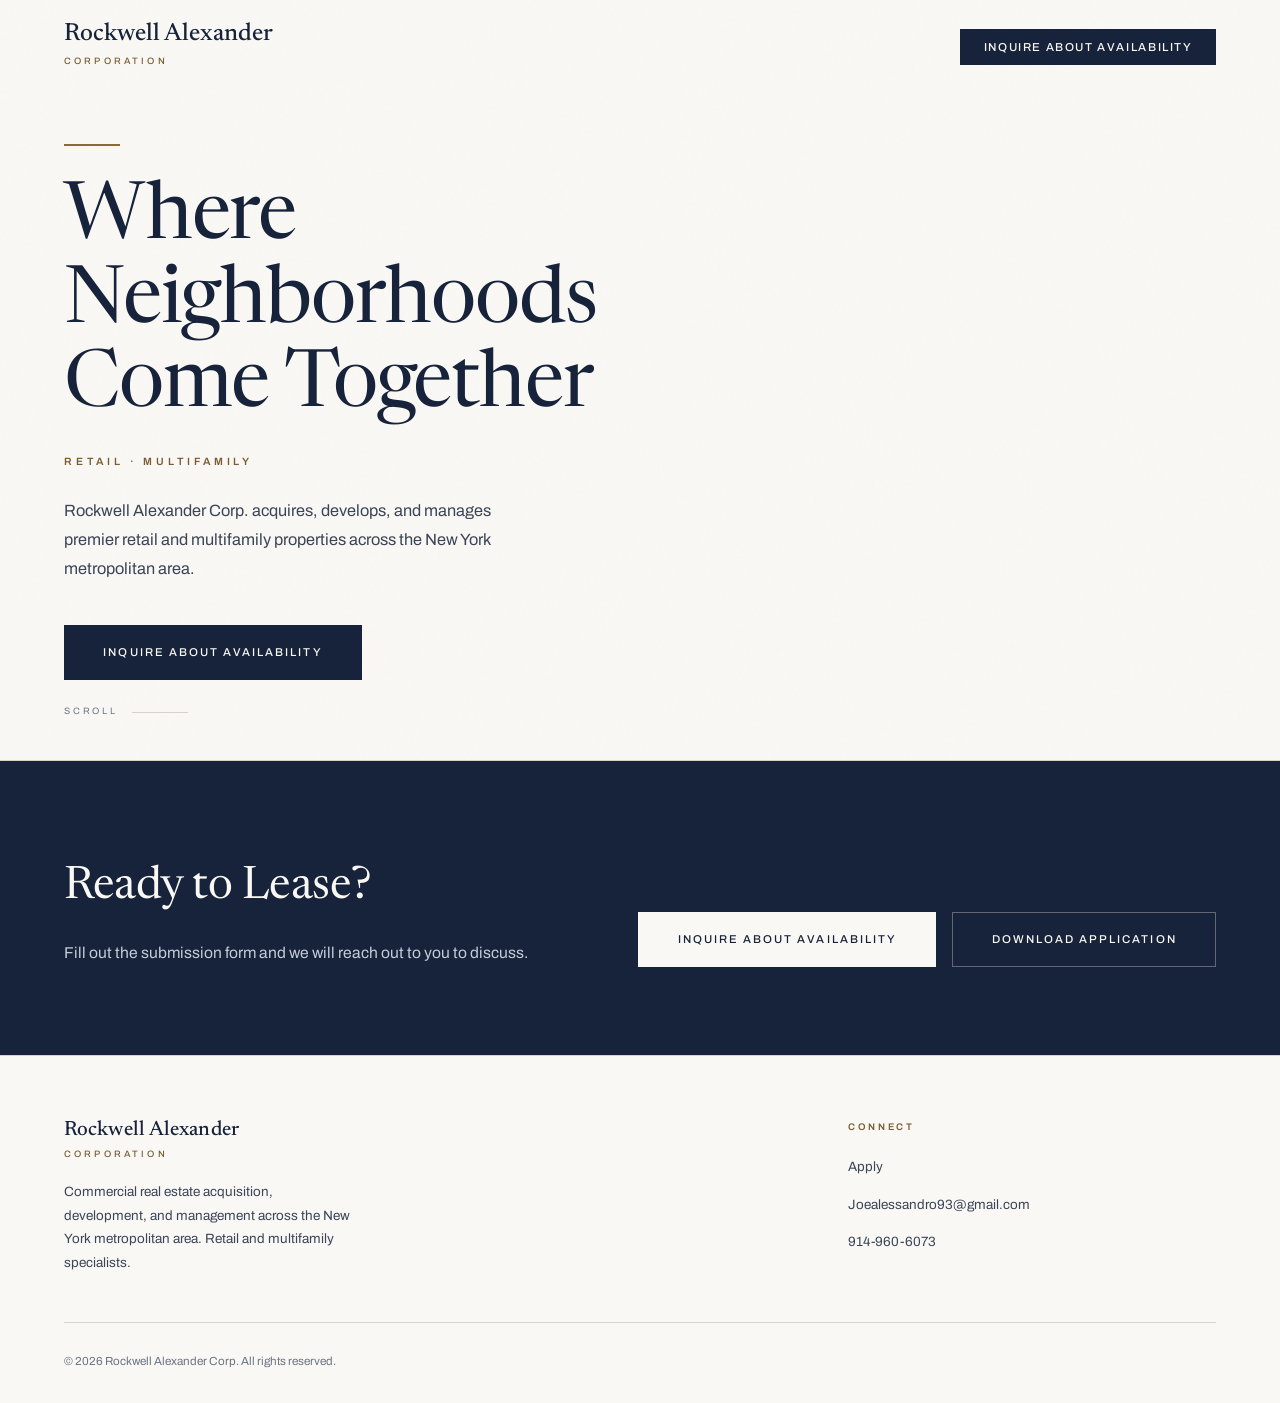
<file: index.html>
<!DOCTYPE html>
<html lang="en">
<head>
<meta charset="UTF-8">
<meta name="theme-color" content="#FAF8F5">
<meta name="viewport" content="width=device-width, initial-scale=1.0">
<title>Rockwell Alexander Corp. | Commercial Real Estate</title>
<meta property="og:title" content="Rockwell Alexander Corp.">
<meta property="og:description" content="Commercial Real Estate | Retail &amp; Multifamily">
<meta property="og:image" content="https://rockwell-alexander-site.vercel.app/og-image.png">
<meta property="og:type" content="website">
<link rel="apple-touch-icon" sizes="180x180" href="apple-touch-icon.png">
<link rel="preconnect" href="https://fonts.googleapis.com">
<link rel="preconnect" href="https://fonts.gstatic.com" crossorigin>
<link href="https://fonts.googleapis.com/css2?family=Archivo:wght@400;500;600&family=Newsreader:ital,opsz,wght@0,6..72,300;0,6..72,400;0,6..72,500;0,6..72,600;1,6..72,300;1,6..72,400&display=swap" rel="stylesheet">
<link rel="stylesheet" href="styles.css">
</head>
<body>
<nav id="navbar">
  <a class="logo" href="index.html"><span class="logo-main">Rockwell Alexander</span><span class="logo-sub">Corporation</span></a>
  <ul class="nav-links">
    <li><a href="apply.html" class="nav-cta">Inquire About Availability</a></li>
    
  </ul>
  <button class="menu-toggle" onclick="document.querySelector('.nav-links').classList.toggle('show')" aria-label="Menu"><span></span><span></span><span></span></button>
</nav>

<section class="hero">
  <div class="hero-bg"></div><div class="hero-lines"></div>
  <div class="hero-content">
    <h1>Where Neighborhoods Come Together</h1>
    <p class="hero-eyebrow">Retail &middot; Multifamily</p>
    <p class="hero-desc">Rockwell Alexander Corp. acquires, develops, and manages premier retail and multifamily properties across the New York metropolitan area.</p>
    <div class="hero-buttons">
      <a href="apply.html" class="btn-primary">Inquire About Availability</a>
    </div>
  </div>
  <div class="scroll-indicator"><span>Scroll</span><div class="scroll-line"></div></div>
</section>




<section class="cta-banner reveal">
  <div class="cta-inner">
  <h2>Ready to Lease?</h2>
  <p>Fill out the submission form and we will reach out to you to discuss.</p>
  <div class="cta-buttons">
    <a href="apply.html" class="btn-primary">Inquire About Availability</a>
    <a href="RA_Commercial_Lease_Application.pdf" download class="btn-outline">Download Application</a>
  </div>
  </div>
</section>

<footer>
  <div class="footer-top">
    <div class="footer-brand"><span class="logo-main">Rockwell Alexander</span><span class="logo-sub">Corporation</span><p>Commercial real estate acquisition, development, and management across the New York metropolitan area. Retail and multifamily specialists.</p></div>
    <div class="footer-col"><h4>Connect</h4><ul><li><a href="apply.html">Apply</a></li><li><a href="mailto:Joealessandro93@gmail.com">Joealessandro93@gmail.com</a></li><li><a href="tel:9149606073">914-960-6073</a></li></ul></div>
  </div>
  <div class="footer-bottom"><span>&copy; 2026 Rockwell Alexander Corp. All rights reserved.</span></div>
</footer>

<script>
document.documentElement.classList.add('js-enabled');
const navbar=document.getElementById('navbar');
if(navbar){window.addEventListener('scroll',()=>{navbar.classList.toggle('scrolled',window.scrollY>50)});}
if('IntersectionObserver' in window){
  const observer=new IntersectionObserver((entries)=>{entries.forEach((entry)=>{if(entry.isIntersecting){entry.target.classList.add('visible');observer.unobserve(entry.target)}})},{threshold:0.05,rootMargin:'0px 0px 50px 0px'});
  document.querySelectorAll('.reveal').forEach(el=>observer.observe(el));
}else{
  document.querySelectorAll('.reveal').forEach(el=>el.classList.add('visible'));
}
document.querySelectorAll('a[href^="#"]').forEach(a=>{
  a.addEventListener('click',e=>{
    const target=document.querySelector(a.getAttribute('href'));
    if(!target)return;
    e.preventDefault();
    target.scrollIntoView({behavior:'smooth',block:'start'});
    const menu=document.querySelector('.nav-links');
    if(menu)menu.classList.remove('show');
  });
});
</script>
</body>
</html>
</file>
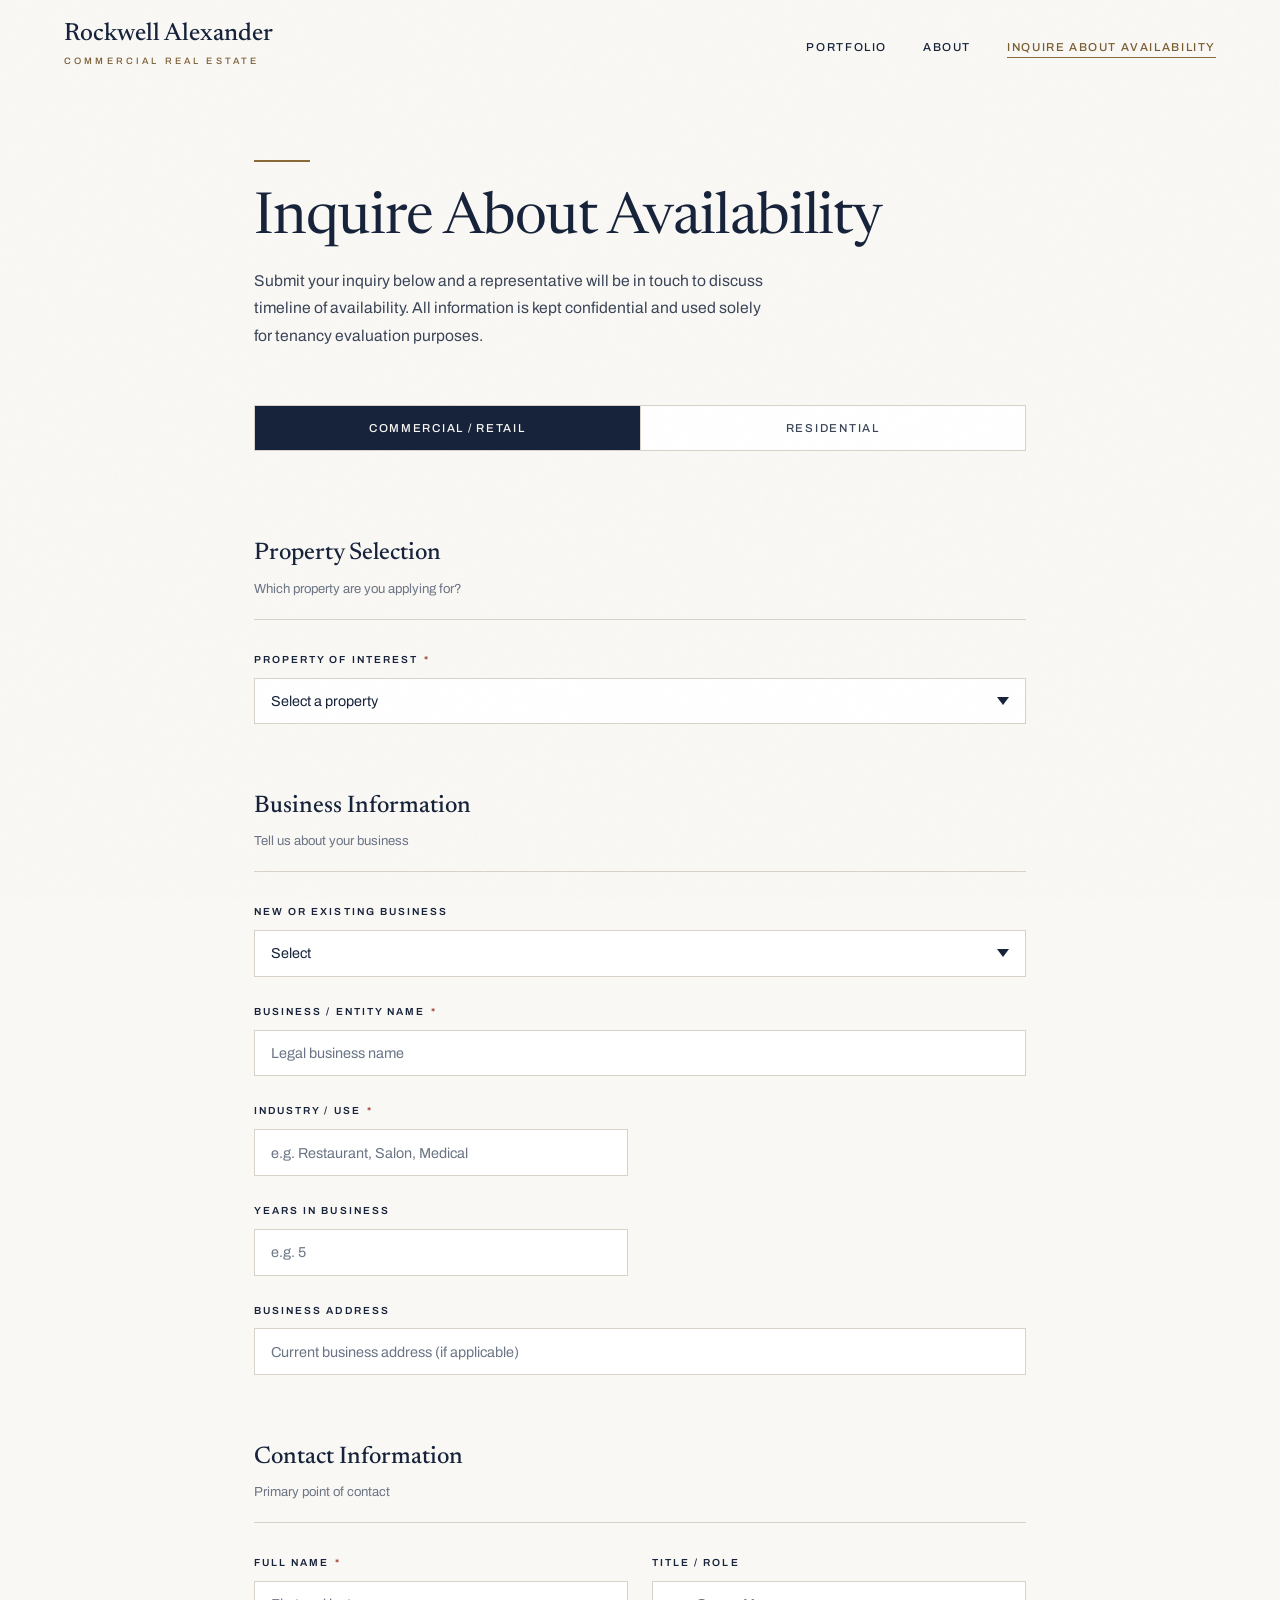
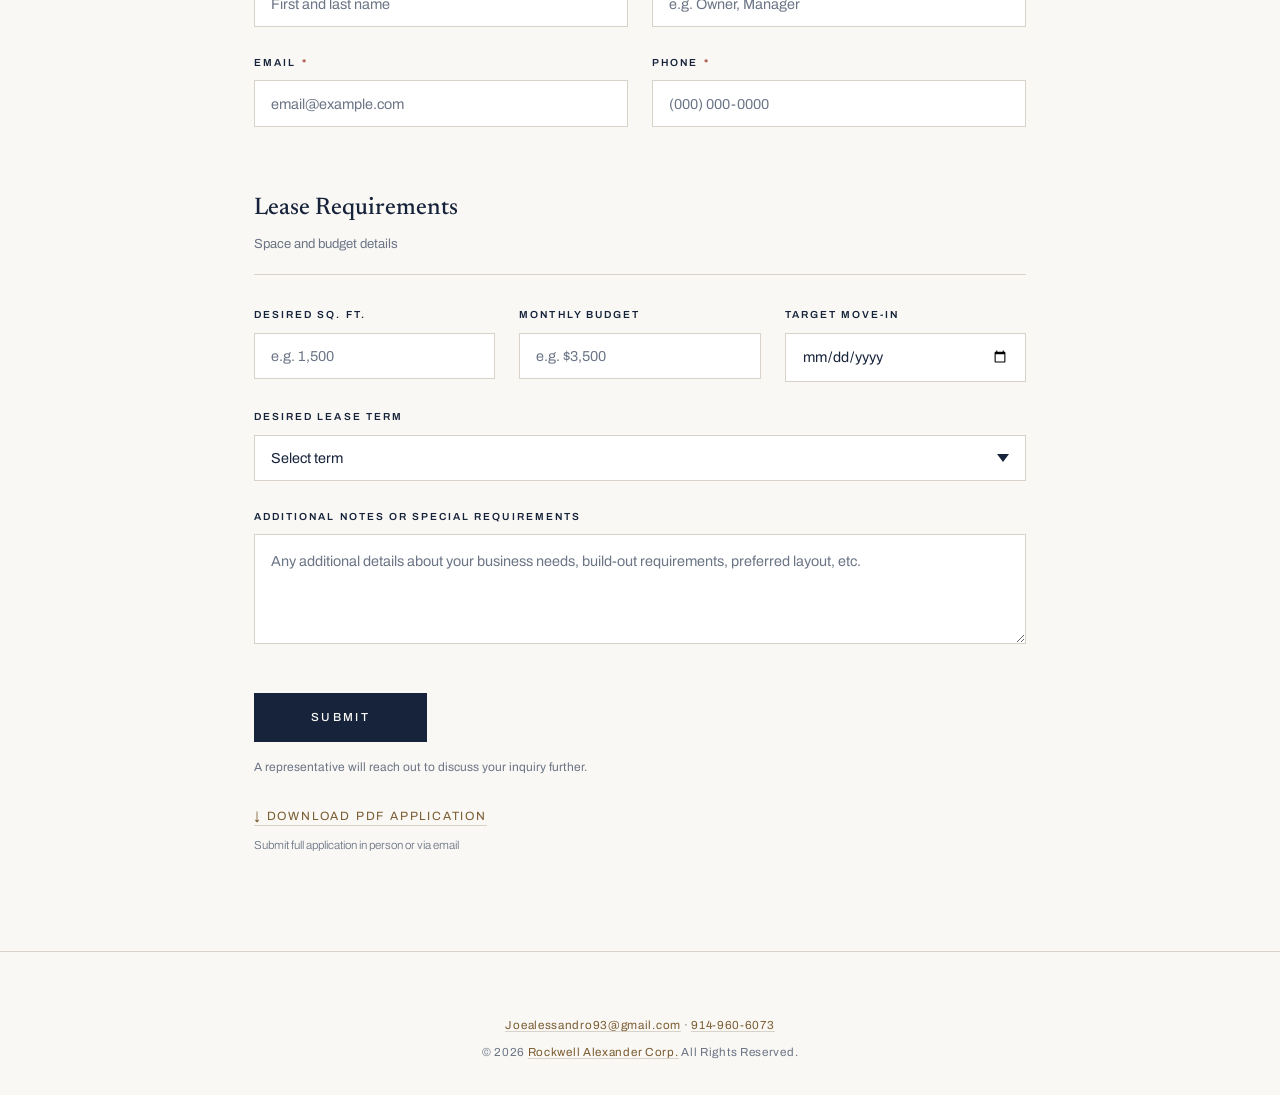
<file: apply.html>
<!DOCTYPE html>
<html lang="en">
<head>
<meta charset="UTF-8">
<meta name="theme-color" content="#FAF8F5">
<meta name="viewport" content="width=device-width, initial-scale=1.0">
<title>Apply | Rockwell Alexander Corp.</title>
<link rel="preconnect" href="https://fonts.googleapis.com">
<link rel="preconnect" href="https://fonts.gstatic.com" crossorigin>
<link href="https://fonts.googleapis.com/css2?family=Archivo:wght@400;500;600&family=Newsreader:ital,opsz,wght@0,6..72,300;0,6..72,400;0,6..72,500;0,6..72,600;1,6..72,300;1,6..72,400&display=swap" rel="stylesheet">
<link rel="stylesheet" href="styles.css">
</head>
<body>

<nav>
  <a href="index.html" class="logo"><span class="logo-main">Rockwell Alexander</span><span class="logo-sub">Commercial Real Estate</span></a>
  <button class="menu-toggle" onclick="document.querySelector('.nav-links').classList.toggle('show')" aria-label="Menu"><span></span><span></span><span></span></button>
  <ul class="nav-links">
    <li><a href="index.html#portfolio">Portfolio</a></li>
    <li><a href="index.html#about">About</a></li>
    <li><a href="apply.html" class="active">Inquire About Availability</a></li>
  </ul>
</nav>

<header class="page-header page-header--form">
  <h1>Inquire About Availability</h1>
  <p>Submit your inquiry below and a representative will be in touch to discuss timeline of availability. All information is kept confidential and used solely for tenancy evaluation purposes.</p>
</header>

<!-- APPLICATION TYPE TOGGLE -->
<div class="toggle-wrap"><div class="app-type-toggle">
  <button class="toggle-btn active" onclick="switchForm('commercial')">Commercial / Retail</button>
  <button class="toggle-btn" onclick="switchForm('residential')">Residential</button>
</div></div>

<div class="form-container">

<!-- ==================== COMMERCIAL APPLICATION ==================== -->
<div class="form-section active" id="form-commercial">

  <div class="form-divider">
    <h3>Property Selection</h3>
    <p>Which property are you applying for?</p>
  </div>

  <div class="form-group">
    <label class="form-label">Property of Interest <span class="required">*</span></label>
    <select class="form-select" name="c_property" required>
      <option value="" disabled selected>Select a property</option>
            <option>2-30 Columbus Avenue, Tuckahoe, NY 10707 — Retail</option>
          </select>
  </div>

  <div class="form-divider">
    <h3>Business Information</h3>
    <p>Tell us about your business</p>
  </div>

  <div class="form-group">
    <label class="form-label">New or Existing Business</label>
    <select class="form-select" name="c_business_status">
      <option value="" disabled selected>Select</option>
      <option>New Business</option>
      <option>Existing Business</option>
    </select>
  </div>

  <div class="form-group">
    <label class="form-label">Business / Entity Name <span class="required">*</span></label>
    <input type="text" class="form-input" name="c_business_name" placeholder="Legal business name" required>
  </div>

  <div class="form-group form-row">
    <div>
      <label class="form-label">Industry / Use <span class="required">*</span></label>
      <input type="text" class="form-input" name="c_industry" placeholder="e.g. Restaurant, Salon, Medical" required>
    </div>
  </div>

  <div class="form-group form-row">
    <div>
      <label class="form-label">Years in Business</label>
      <input type="text" class="form-input" name="c_years_business" placeholder="e.g. 5">
    </div>
  </div>

  <div class="form-group">
    <label class="form-label">Business Address</label>
    <input type="text" class="form-input" name="c_business_address" placeholder="Current business address (if applicable)">
  </div>

  <div class="form-divider">
    <h3>Contact Information</h3>
    <p>Primary point of contact</p>
  </div>

  <div class="form-group form-row">
    <div>
      <label class="form-label">Full Name <span class="required">*</span></label>
      <input type="text" class="form-input" name="c_contact_name" placeholder="First and last name" required>
    </div>
    <div>
      <label class="form-label">Title / Role</label>
      <input type="text" class="form-input" name="c_contact_title" placeholder="e.g. Owner, Manager">
    </div>
  </div>

  <div class="form-group form-row">
    <div>
      <label class="form-label">Email <span class="required">*</span></label>
      <input type="email" class="form-input" name="c_email" placeholder="email@example.com" required>
    </div>
    <div>
      <label class="form-label">Phone <span class="required">*</span></label>
      <input type="tel" class="form-input" name="c_phone" placeholder="(000) 000-0000" required>
    </div>
  </div>

  <div class="form-divider">
    <h3>Lease Requirements</h3>
    <p>Space and budget details</p>
  </div>

  <div class="form-group form-row-3">
    <div>
      <label class="form-label">Desired Sq. Ft.</label>
      <input type="text" class="form-input" name="c_sqft" placeholder="e.g. 1,500">
    </div>
    <div>
      <label class="form-label">Monthly Budget</label>
      <input type="text" class="form-input" name="c_budget" placeholder="e.g. $3,500">
    </div>
    <div>
      <label class="form-label">Target Move-In</label>
      <input type="date" class="form-input" name="c_move_in">
    </div>
  </div>

  <div class="form-group">
    <label class="form-label">Desired Lease Term</label>
    <select class="form-select" name="c_lease_term">
      <option value="" disabled selected>Select term</option>
      <option>1 Year</option>
      <option>2 Years</option>
      <option>3 Years</option>
      <option>5 Years</option>
      <option>5+ Years</option>
      <option>Negotiable</option>
    </select>
  </div>

  <div class="form-group">
    <label class="form-label">Additional Notes or Special Requirements</label>
    <textarea class="form-textarea" name="c_notes" placeholder="Any additional details about your business needs, build-out requirements, preferred layout, etc."></textarea>
  </div>

  <div class="submit-section">
    <button type="button" class="btn-submit" onclick="submitForm('commercial')">Submit</button>
    <p class="submit-note">A representative will reach out to discuss your inquiry further.</p>
    <p style="margin-top:1.5rem"><a href="RA_Commercial_Lease_Application.pdf" download style="color:var(--gold);font-size:0.75rem;font-weight:400;letter-spacing:0.15em;text-transform:uppercase;text-decoration:none;border-bottom:1px solid var(--rule);padding-bottom:2px;transition:border-color 0.3s" onmouseover="this.style.borderColor='var(--gold)'" onmouseout="this.style.borderColor='var(--rule)'">&#8595; Download PDF Application</a><span style="display:block;margin-top:0.5rem;font-size:0.72rem;color:var(--slate);font-weight:300">Submit full application in person or via email</span></p>
  </div>

</div>

<!-- ==================== RESIDENTIAL APPLICATION ==================== -->
<div class="form-section" id="form-residential">

  <div class="form-divider">
    <h3>Property Selection</h3>
    <p>Which property are you applying for?</p>
  </div>

  <div class="form-group form-row">
    <div>
      <label class="form-label">Property <span class="required">*</span></label>
      <select class="form-select" name="r_property" required>
        <option value="" disabled selected>Select a property</option>
        <option>18-30 Broadway, Valhalla, NY 10595</option>
      </select>
    </div>
    <div>
      <label class="form-label">Unit Type Preference</label>
      <select class="form-select" name="r_unit_type" id="r_unit_type">
        <option value="" disabled selected>Select preference</option>
        <option>Studio</option>
        <option>1 Bedroom</option>
        <option data-broadway="hide">2 Bedroom</option>
        <option data-broadway="hide">3+ Bedroom</option>
        <option>No Preference</option>
      </select>
    </div>
  </div>

  <div class="form-divider">
    <h3>Personal Information</h3>
    <p>Primary applicant details</p>
  </div>

  <div class="form-group form-row">
    <div>
      <label class="form-label">Full Legal Name <span class="required">*</span></label>
      <input type="text" class="form-input" name="r_name" placeholder="First, Middle, Last" required>
    </div>
    <div>
      <label class="form-label">Date of Birth <span class="required">*</span></label>
      <input type="date" class="form-input" name="r_dob" required>
    </div>
  </div>

  <div class="form-group form-row">
    <div>
      <label class="form-label">Email <span class="required">*</span></label>
      <input type="email" class="form-input" name="r_email" placeholder="email@example.com" required>
    </div>
    <div>
      <label class="form-label">Phone <span class="required">*</span></label>
      <input type="tel" class="form-input" name="r_phone" placeholder="(000) 000-0000" required>
    </div>
  </div>

  <div class="form-group form-row">
    <div>
      <label class="form-label">SSN (Last 4 Digits)</label>
      <input type="text" class="form-input" name="r_ssn4" placeholder="XXXX" maxlength="4">
    </div>
    <div>
      <label class="form-label">Driver's License / State ID</label>
      <input type="text" class="form-input" name="r_dl" placeholder="ID number">
    </div>
  </div>

  <div class="form-divider">
    <h3>Current Residence</h3>
    <p>Where do you live now?</p>
  </div>

  <div class="form-group">
    <label class="form-label">Current Address <span class="required">*</span></label>
    <input type="text" class="form-input" name="r_current_address" placeholder="Street, City, State, ZIP" required>
  </div>

  <div class="form-group form-row-3">
    <div>
      <label class="form-label">Monthly Rent</label>
      <input type="text" class="form-input" name="r_current_rent" placeholder="e.g. $1,800">
    </div>
    <div>
      <label class="form-label">How Long at Address</label>
      <input type="text" class="form-input" name="r_duration" placeholder="e.g. 3 years">
    </div>
    <div>
      <label class="form-label">Reason for Leaving</label>
      <input type="text" class="form-input" name="r_reason" placeholder="e.g. Relocating">
    </div>
  </div>

  <div class="form-group form-row">
    <div>
      <label class="form-label">Landlord / Management Name</label>
      <input type="text" class="form-input" name="r_landlord_name" placeholder="Current landlord">
    </div>
    <div>
      <label class="form-label">Landlord Phone</label>
      <input type="tel" class="form-input" name="r_landlord_phone" placeholder="(000) 000-0000">
    </div>
  </div>

  <div class="form-divider">
    <h3>Employment & Income</h3>
    <p>Financial information for qualification</p>
  </div>

  <div class="form-group form-row">
    <div>
      <label class="form-label">Employer <span class="required">*</span></label>
      <input type="text" class="form-input" name="r_employer" placeholder="Company name" required>
    </div>
    <div>
      <label class="form-label">Job Title</label>
      <input type="text" class="form-input" name="r_job_title" placeholder="Your position">
    </div>
  </div>

  <div class="form-group form-row-3">
    <div>
      <label class="form-label">Monthly Income <span class="required">*</span></label>
      <input type="text" class="form-input" name="r_income" placeholder="e.g. $5,000" required>
    </div>
    <div>
      <label class="form-label">Years Employed</label>
      <input type="text" class="form-input" name="r_years_employed" placeholder="e.g. 4">
    </div>
    <div>
      <label class="form-label">Employer Phone</label>
      <input type="tel" class="form-input" name="r_employer_phone" placeholder="(000) 000-0000">
    </div>
  </div>

  <div class="form-divider">
    <h3>Additional Occupants</h3>
    <p>List anyone who will also reside in the unit</p>
  </div>

  <div class="form-group form-row">
    <div>
      <label class="form-label">Number of Occupants (including you)</label>
      <select class="form-select" name="r_occupants">
        <option value="" disabled selected>Select</option>
        <option>1</option>
        <option>2</option>
        <option>3</option>
        <option>4</option>
        <option>5+</option>
      </select>
    </div>
  </div>

  <div class="form-group">
    <label class="form-label">Names & Relationships of Additional Occupants</label>
    <textarea class="form-textarea" name="r_occupant_details" placeholder="e.g. Jane Doe — Spouse, John Doe Jr. — Child (age 8)" rows="3"></textarea>
  </div>

  <div class="form-divider">
    <h3>Lease Details</h3>
  </div>

  <div class="form-group form-row">
    <div>
      <label class="form-label">Desired Move-In Date</label>
      <input type="date" class="form-input" name="r_move_in">
    </div>
    <div>
      <label class="form-label">Desired Lease Term</label>
      <select class="form-select" name="r_lease_term">
        <option value="" disabled selected>Select term</option>
        <option>Month-to-Month</option>
        <option>6 Months</option>
        <option>1 Year</option>
        <option>2 Years</option>
      </select>
    </div>
  </div>

  <div class="form-divider">
    <h3>Emergency Contact</h3>
  </div>

  <div class="form-group form-row-3">
    <div>
      <label class="form-label">Name</label>
      <input type="text" class="form-input" name="r_emergency_name" placeholder="Full name">
    </div>
    <div>
      <label class="form-label">Relationship</label>
      <input type="text" class="form-input" name="r_emergency_relation" placeholder="e.g. Parent">
    </div>
    <div>
      <label class="form-label">Phone</label>
      <input type="tel" class="form-input" name="r_emergency_phone" placeholder="(000) 000-0000">
    </div>
  </div>

  <div class="form-group">
    <label class="form-label">Additional Notes</label>
    <textarea class="form-textarea" name="r_notes" placeholder="Anything else you'd like us to know"></textarea>
  </div>

  <div class="form-divider">
    <h3>Authorization</h3>
  </div>

  <label class="form-checkbox">
    <input type="checkbox" name="r_consent" required>
    <span class="checkbox-box"><svg viewBox="0 0 24 24" fill="none" stroke-width="3"><polyline points="20 6 9 17 4 12"/></svg></span>
    <span class="checkbox-label">I certify that all information provided is true and accurate. I authorize Rockwell Alexander Corp. to verify the information submitted and conduct background/credit checks as part of the application process.</span>
  </label>

  <label class="form-checkbox">
    <input type="checkbox" name="r_terms" required>
    <span class="checkbox-box"><svg viewBox="0 0 24 24" fill="none" stroke-width="3"><polyline points="20 6 9 17 4 12"/></svg></span>
    <span class="checkbox-label">I understand that submitting this application does not guarantee tenancy and that a signed lease agreement is required before occupancy.</span>
  </label>

  <div class="submit-section">
    <button type="button" class="btn-submit" onclick="submitForm('residential')">Submit</button>
    <p class="submit-note">A representative will reach out to discuss your inquiry further.</p>
    <p style="margin-top:1.5rem"><a href="RA_Commercial_Lease_Application.pdf" download style="color:var(--gold);font-size:0.75rem;font-weight:400;letter-spacing:0.15em;text-transform:uppercase;text-decoration:none;border-bottom:1px solid var(--rule);padding-bottom:2px;transition:border-color 0.3s" onmouseover="this.style.borderColor='var(--gold)'" onmouseout="this.style.borderColor='var(--rule)'">&#8595; Download PDF Application</a><span style="display:block;margin-top:0.5rem;font-size:0.72rem;color:var(--slate);font-weight:300">Submit full application in person or via email</span></p>
  </div>

</div>

<!-- SUCCESS MESSAGE -->
<div class="success-message" id="success-msg">
  <div class="success-icon"><svg viewBox="0 0 24 24" fill="none" stroke-width="2"><polyline points="20 6 9 17 4 12"/></svg></div>
  <h2>Application Received</h2>
  <p>Thank you for your submission. Our team will review your application and be in touch within 3-5 business days.</p>
  <br>
  <a href="index.html" style="color:var(--gold);font-size:0.8rem;letter-spacing:0.15em;text-transform:uppercase;text-decoration:none">Return to Home</a>
</div>

</div>

<footer>
  <p class="footer-text"><a href="mailto:Joealessandro93@gmail.com">Joealessandro93@gmail.com</a> &middot; <a href="tel:9149606073">914-960-6073</a></p>
  <p class="footer-text" style="margin-top:0.5rem">&copy; 2026 <a href="index.html">Rockwell Alexander Corp.</a> All Rights Reserved.</p>
</footer>

<script>
// --- FORM TOGGLE ---
function switchForm(type) {
  document.querySelectorAll('.toggle-btn').forEach(b => b.classList.remove('active'));
  document.querySelectorAll('.form-section').forEach(s => s.classList.remove('active'));
  event.target.classList.add('active');
  document.getElementById('form-' + type).classList.add('active');
  document.getElementById('success-msg').style.display = 'none';
}

// --- UNIT TYPE FILTERING ---
document.querySelector('[name="r_property"]').addEventListener('change', function() {
  const unitSelect = document.getElementById('r_unit_type');
  const isBroadway = this.value.includes('18-30 Broadway');
  unitSelect.querySelectorAll('option[data-broadway="hide"]').forEach(opt => {
    opt.style.display = isBroadway ? 'none' : '';
    if (isBroadway && opt.selected) unitSelect.value = '';
  });
});

// --- FILE HANDLING ---
const uploadedFiles = { commercial: [], residential: [] };

function handleFiles(e, type) {
  const newFiles = Array.from(e.target.files);
  newFiles.forEach(file => {
    if (file.size > 10 * 1024 * 1024) {
      alert(file.name + ' exceeds 10MB limit.');
      return;
    }
    if (!uploadedFiles[type].find(f => f.name === file.name && f.size === file.size)) {
      uploadedFiles[type].push(file);
    }
  });
  renderFileList(type);
  e.target.value = '';
}

function removeFile(type, index) {
  uploadedFiles[type].splice(index, 1);
  renderFileList(type);
}

function renderFileList(type) {
  const prefix = type === 'commercial' ? 'c' : 'r';
  const container = document.getElementById(prefix + '-file-list');
  container.innerHTML = '';
  uploadedFiles[type].forEach((file, i) => {
    const size = file.size < 1024 ? file.size + ' B'
      : file.size < 1048576 ? (file.size / 1024).toFixed(1) + ' KB'
      : (file.size / 1048576).toFixed(1) + ' MB';
    const div = document.createElement('div');
    div.className = 'file-item';
    div.innerHTML = '<span>' + file.name + '<span class="file-size">' + size + '</span></span>'
      + '<button onclick="removeFile(\'' + type + '\',' + i + ')">Remove</button>';
    container.appendChild(div);
  });
}

// --- DRAG & DROP ---
['c-upload-area', 'r-upload-area'].forEach(id => {
  const area = document.getElementById(id);
  if (!area) return;
  ['dragenter','dragover'].forEach(evt => {
    area.addEventListener(evt, e => { e.preventDefault(); area.classList.add('dragover'); });
  });
  ['dragleave','drop'].forEach(evt => {
    area.addEventListener(evt, e => { e.preventDefault(); area.classList.remove('dragover'); });
  });
  area.addEventListener('drop', e => {
    const type = id.startsWith('c') ? 'commercial' : 'residential';
    const dt = e.dataTransfer;
    if (dt.files.length) {
      Array.from(dt.files).forEach(file => {
        if (file.size > 10 * 1024 * 1024) { alert(file.name + ' exceeds 10MB limit.'); return; }
        if (!uploadedFiles[type].find(f => f.name === file.name && f.size === file.size)) {
          uploadedFiles[type].push(file);
        }
      });
      renderFileList(type);
    }
  });
});

// --- FORM SUBMISSION ---

function submitForm(type) {
  const section = document.getElementById('form-' + type);
  const required = section.querySelectorAll('[required]');
  let valid = true;

  required.forEach(field => {
    if (!field.value || (field.type === 'checkbox' && !field.checked)) {
      field.style.borderColor = '#c0392b';
      valid = false;
      field.addEventListener('input', () => { field.style.borderColor = ''; }, { once: true });
      field.addEventListener('change', () => { field.style.borderColor = ''; }, { once: true });
    }
  });

  if (!valid) {
    const firstInvalid = section.querySelector('[required][style*="border-color"]');
    if (firstInvalid) firstInvalid.scrollIntoView({ behavior: 'smooth', block: 'center' });
    return;
  }

  // Collect form data
  const formData = new FormData();
  formData.append('application_type', type);

  section.querySelectorAll('.form-input, .form-select, .form-textarea').forEach(field => {
    if (field.name && field.value) formData.append(field.name, field.value);
  });

  // Attach files
  uploadedFiles[type].forEach(file => {
    formData.append('attachments', file, file.name);
  });

  // Web3Forms integration
  formData.append('access_key', 'fbe2da36-3499-42de-b52e-ae49b0aa2226');
  formData.append('subject', 'New ' + type + ' lease application — Rockwell Alexander');
  formData.append('from_name', 'Rockwell Alexander Website');

  const btn = section.querySelector('.btn-submit');
  btn.disabled = true;
  btn.textContent = 'SUBMITTING...';

  fetch('https://api.web3forms.com/submit', { method: 'POST', body: formData })
    .then(r => r.json())
    .then(data => {
      if (data.success) {
        showSuccess();
      } else {
        alert('Error submitting application. Please try again.');
        btn.disabled = false;
        btn.textContent = 'SUBMIT APPLICATION';
      }
    })
    .catch(() => {
      alert('Network error. Please check your connection and try again.');
      btn.disabled = false;
      btn.textContent = 'SUBMIT APPLICATION';
    });
}

function showSuccess() {
  document.querySelectorAll('.form-section').forEach(s => s.classList.remove('active'));
  document.getElementById('success-msg').style.display = 'block';
  window.scrollTo({ top: 0, behavior: 'smooth' });
}
</script>
</body>
</html>
</file>
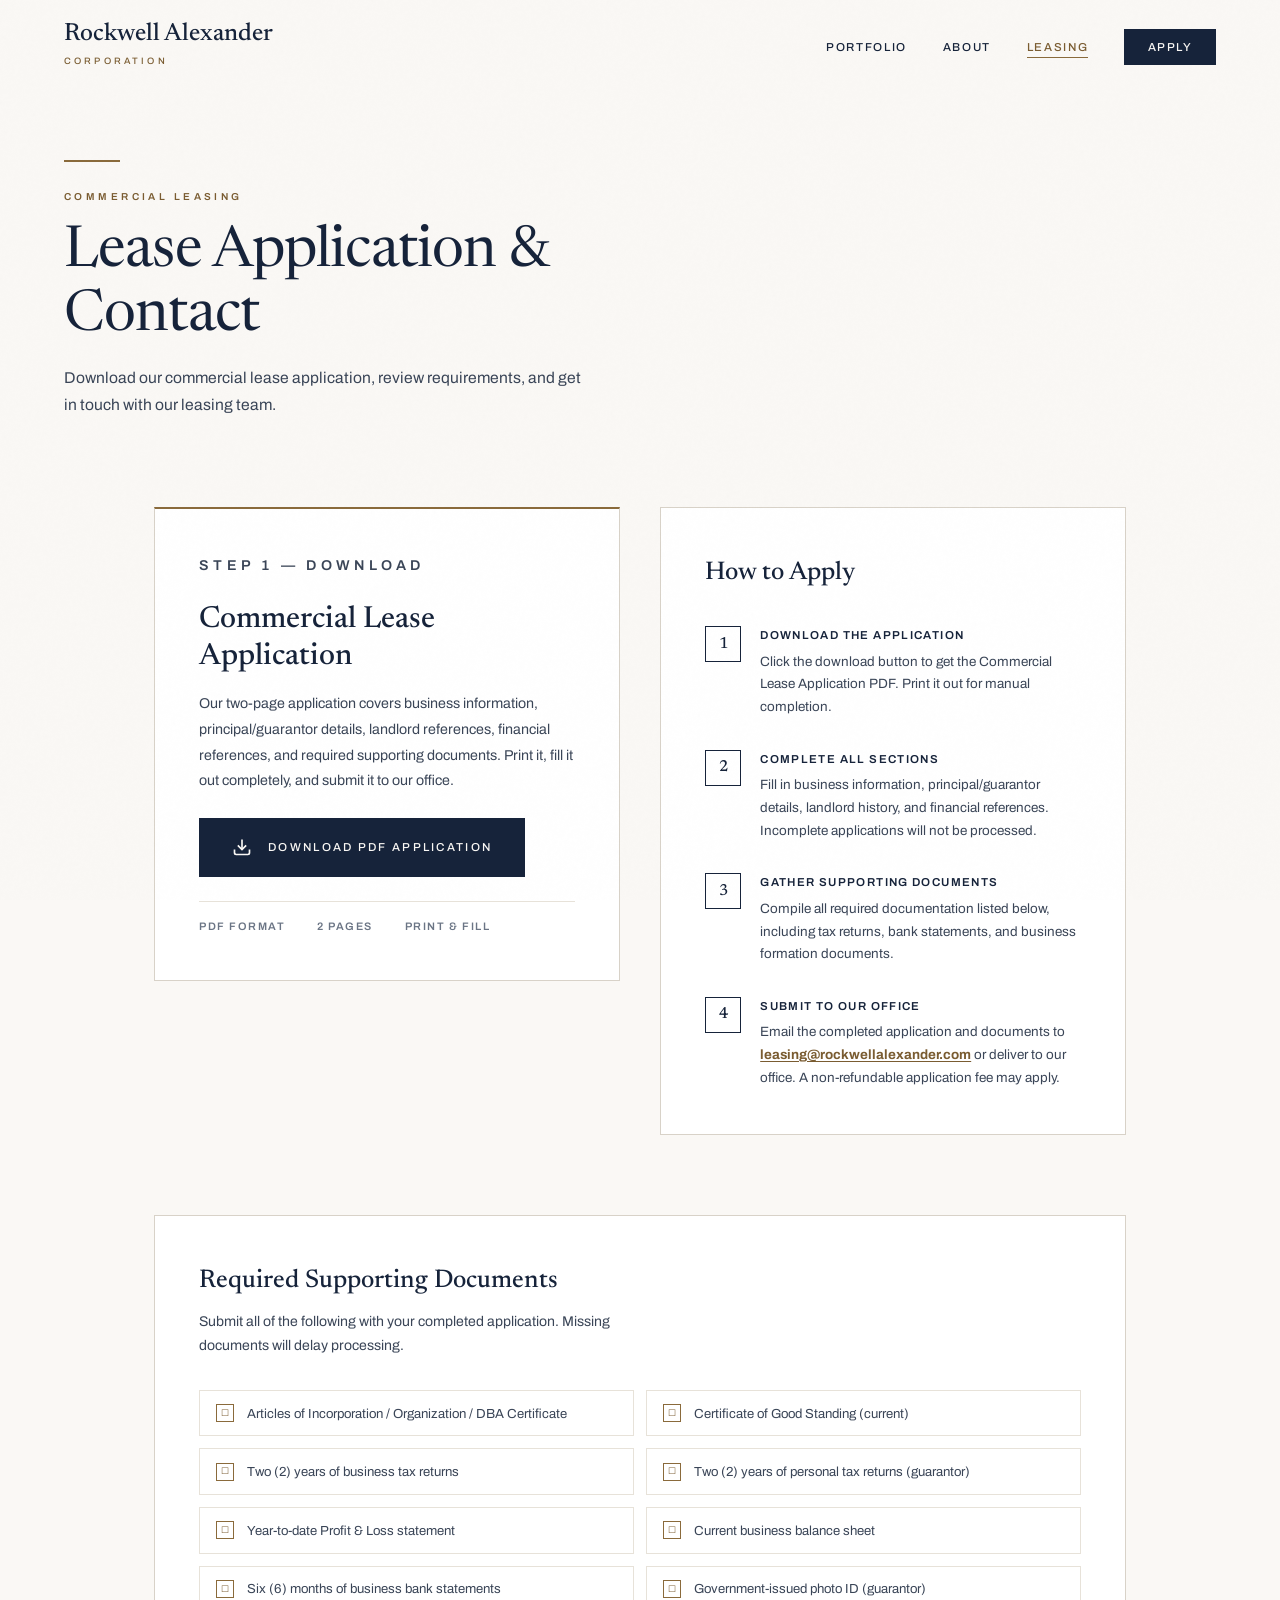
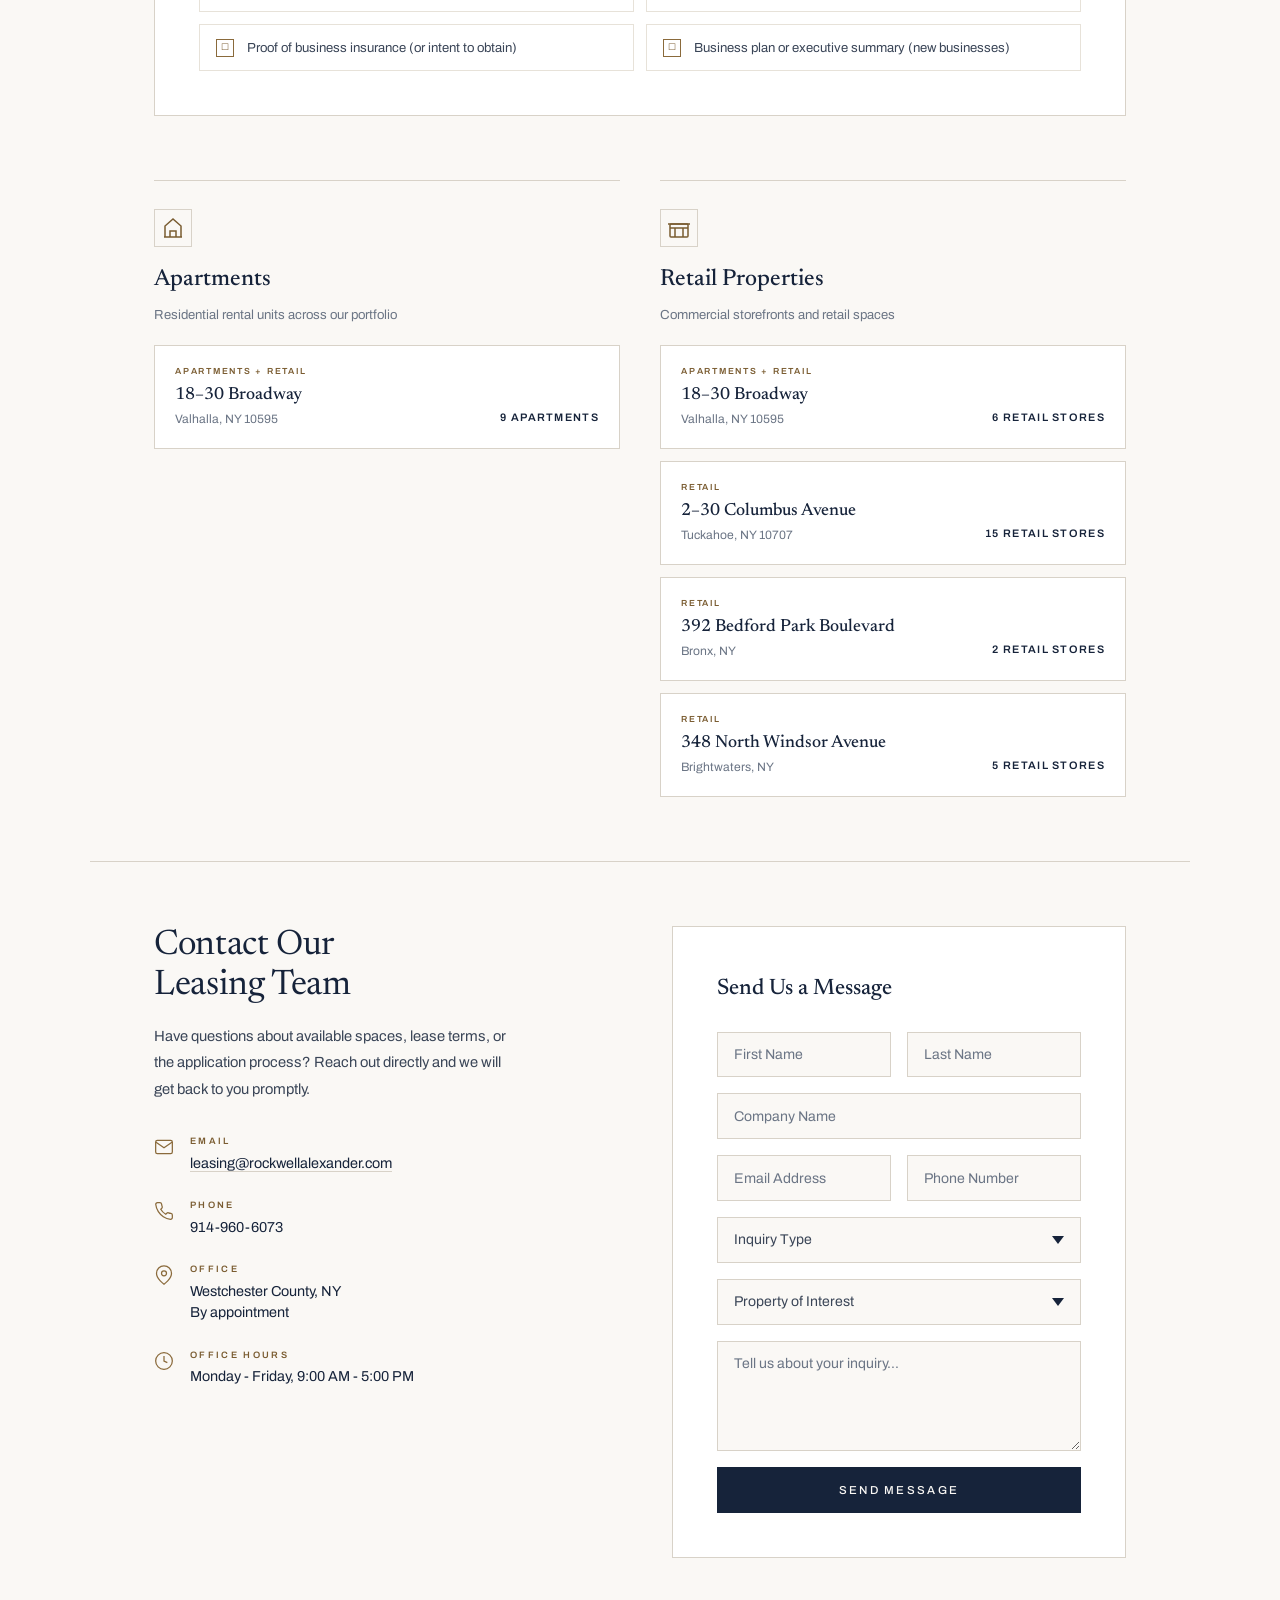
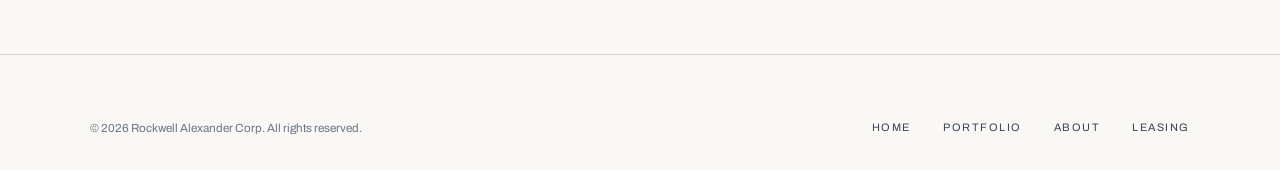
<file: contact.html>
<!DOCTYPE html>
<html lang="en">
<head>
<meta charset="UTF-8">
<meta name="theme-color" content="#FAF8F5">
<meta name="viewport" content="width=device-width, initial-scale=1.0">
<title>Leasing &amp; Contact | Rockwell Alexander Corp.</title>
<link rel="preconnect" href="https://fonts.googleapis.com">
<link rel="preconnect" href="https://fonts.gstatic.com" crossorigin>
<link href="https://fonts.googleapis.com/css2?family=Archivo:wght@400;500;600&family=Newsreader:ital,opsz,wght@0,6..72,300;0,6..72,400;0,6..72,500;0,6..72,600;1,6..72,300;1,6..72,400&display=swap" rel="stylesheet">
<link rel="stylesheet" href="styles.css">
</head>
<body>
<nav>
  <a class="logo" href="index.html"><span class="logo-main">Rockwell Alexander</span><span class="logo-sub">Corporation</span></a>
  <ul class="nav-links">
    <li><a href="index.html#properties">Portfolio</a></li>
    <li><a href="index.html#about">About</a></li>
    <li><a href="contact.html" class="active">Leasing</a></li>
    <li><a href="apply.html" class="nav-btn">Apply</a></li>
    
  </ul>
  <button class="menu-toggle" onclick="document.querySelector('.nav-links').classList.toggle('show')" aria-label="Menu"><span></span><span></span><span></span></button>
</nav>

<section class="page-header">
  <p class="eyebrow">Commercial Leasing</p>
  <h1>Lease Application &amp; Contact</h1>
  <p>Download our commercial lease application, review requirements, and get in touch with our leasing team.</p>
</section>

<section class="download-section">
  <div class="download-card reveal">
    <p class="card-eyebrow">Step 1 &#8212; Download</p>
    <h2>Commercial Lease Application</h2>
    <p>Our two-page application covers business information, principal/guarantor details, landlord references, financial references, and required supporting documents. Print it, fill it out completely, and submit it to our office.</p>
    <a href="RA_Commercial_Lease_Application.pdf" download class="download-btn">
      <svg viewBox="0 0 24 24"><path d="M21 15v4a2 2 0 01-2 2H5a2 2 0 01-2-2v-4"/><polyline points="7 10 12 15 17 10"/><line x1="12" y1="15" x2="12" y2="3"/></svg>
      Download PDF Application
    </a>
    <div class="file-info">
      <span>PDF Format</span>
      <span>2 Pages</span>
      <span>Print &amp; Fill</span>
    </div>
  </div>

  <div class="steps-card reveal">
    <h3>How to Apply</h3>
    <div class="step"><div class="step-num">1</div><div class="step-content"><h4>Download the Application</h4><p>Click the download button to get the Commercial Lease Application PDF. Print it out for manual completion.</p></div></div>
    <div class="step"><div class="step-num">2</div><div class="step-content"><h4>Complete All Sections</h4><p>Fill in business information, principal/guarantor details, landlord history, and financial references. Incomplete applications will not be processed.</p></div></div>
    <div class="step"><div class="step-num">3</div><div class="step-content"><h4>Gather Supporting Documents</h4><p>Compile all required documentation listed below, including tax returns, bank statements, and business formation documents.</p></div></div>
    <div class="step"><div class="step-num">4</div><div class="step-content"><h4>Submit to Our Office</h4><p>Email the completed application and documents to <strong style="color:var(--brass2)"><a href="mailto:leasing@rockwellalexander.com">leasing@rockwellalexander.com</a></strong> or deliver to our office. A non-refundable application fee may apply.</p></div></div>
  </div>
</section>

<section class="required-docs">
  <div class="docs-box reveal">
    <h3>Required Supporting Documents</h3>
    <p class="docs-sub">Submit all of the following with your completed application. Missing documents will delay processing.</p>
    <div class="docs-grid">
      <div class="doc-item"><div class="check">&#9744;</div><span>Articles of Incorporation / Organization / DBA Certificate</span></div>
      <div class="doc-item"><div class="check">&#9744;</div><span>Certificate of Good Standing (current)</span></div>
      <div class="doc-item"><div class="check">&#9744;</div><span>Two (2) years of business tax returns</span></div>
      <div class="doc-item"><div class="check">&#9744;</div><span>Two (2) years of personal tax returns (guarantor)</span></div>
      <div class="doc-item"><div class="check">&#9744;</div><span>Year-to-date Profit &amp; Loss statement</span></div>
      <div class="doc-item"><div class="check">&#9744;</div><span>Current business balance sheet</span></div>
      <div class="doc-item"><div class="check">&#9744;</div><span>Six (6) months of business bank statements</span></div>
      <div class="doc-item"><div class="check">&#9744;</div><span>Government-issued photo ID (guarantor)</span></div>
      <div class="doc-item"><div class="check">&#9744;</div><span>Proof of business insurance (or intent to obtain)</span></div>
      <div class="doc-item"><div class="check">&#9744;</div><span>Business plan or executive summary (new businesses)</span></div>
    </div>
  </div>
</section>

<section class="properties-categorized reveal">
  <div class="cat-section">
    <div class="cat-header"><div class="cat-icon"><svg viewBox="0 0 24 24" fill="none" stroke="currentColor" stroke-width="1.5" width="24" height="24"><path d="M3 21h18M4 21V10l8-7 8 7v11"/><path d="M9 21v-6h6v6"/></svg></div><h3>Apartments</h3><p class="cat-desc">Residential rental units across our portfolio</p></div>
    <div class="cat-props">
      <a href="index.html#properties" class="prop-link"><div class="pl-top"><p class="pl-tag">Apartments + Retail</p><p class="pl-address">18&#8211;30 Broadway</p><p class="pl-loc">Valhalla, NY 10595</p></div><div class="pl-bottom"><span class="pl-units">9 Apartments</span></div></a>
    </div>
  </div>
  <div class="cat-section">
    <div class="cat-header"><div class="cat-icon"><svg viewBox="0 0 24 24" fill="none" stroke="currentColor" stroke-width="1.5" width="24" height="24"><rect x="3" y="8" width="18" height="13" rx="1"/><path d="M3 12h18M8 21V12M16 21V12M1 8h22"/></svg></div><h3>Retail Properties</h3><p class="cat-desc">Commercial storefronts and retail spaces</p></div>
    <div class="cat-props">
      <a href="index.html#properties" class="prop-link"><div class="pl-top"><p class="pl-tag">Apartments + Retail</p><p class="pl-address">18&#8211;30 Broadway</p><p class="pl-loc">Valhalla, NY 10595</p></div><div class="pl-bottom"><span class="pl-units">6 Retail Stores</span></div></a>
      <a href="index.html#properties" class="prop-link"><div class="pl-top"><p class="pl-tag">Retail</p><p class="pl-address">2&#8211;30 Columbus Avenue</p><p class="pl-loc">Tuckahoe, NY 10707</p></div><div class="pl-bottom"><span class="pl-units">15 Retail Stores</span></div></a>
      <a href="index.html#properties" class="prop-link"><div class="pl-top"><p class="pl-tag">Retail</p><p class="pl-address">392 Bedford Park Boulevard</p><p class="pl-loc">Bronx, NY</p></div><div class="pl-bottom"><span class="pl-units">2 Retail Stores</span></div></a>
      <a href="index.html#properties" class="prop-link"><div class="pl-top"><p class="pl-tag">Retail</p><p class="pl-address">348 North Windsor Avenue</p><p class="pl-loc">Brightwaters, NY</p></div><div class="pl-bottom"><span class="pl-units">5 Retail Stores</span></div></a>
    </div>
  </div>
</section>

<section class="contact-section" id="contact-form">
  <div class="contact-info reveal">
    <h2>Contact Our<br>Leasing Team</h2>
    <p>Have questions about available spaces, lease terms, or the application process? Reach out directly and we will get back to you promptly.</p>
    <div class="info-item"><svg viewBox="0 0 24 24"><path d="M4 4h16c1.1 0 2 .9 2 2v12c0 1.1-.9 2-2 2H4c-1.1 0-2-.9-2-2V6c0-1.1.9-2 2-2z"/><polyline points="22,6 12,13 2,6"/></svg><div><p class="info-label">Email</p><p class="info-value"><a href="mailto:leasing@rockwellalexander.com">leasing@rockwellalexander.com</a></p></div></div>
    <div class="info-item"><svg viewBox="0 0 24 24"><path d="M22 16.92v3a2 2 0 01-2.18 2 19.79 19.79 0 01-8.63-3.07 19.5 19.5 0 01-6-6 19.79 19.79 0 01-3.07-8.67A2 2 0 014.11 2h3a2 2 0 012 1.72c.127.96.361 1.903.7 2.81a2 2 0 01-.45 2.11L8.09 9.91a16 16 0 006 6l1.27-1.27a2 2 0 012.11-.45c.907.339 1.85.573 2.81.7A2 2 0 0122 16.92z"/></svg><div><p class="info-label">Phone</p><p class="info-value">914-960-6073</p></div></div>
    <div class="info-item"><svg viewBox="0 0 24 24"><path d="M21 10c0 7-9 13-9 13s-9-6-9-13a9 9 0 0118 0z"/><circle cx="12" cy="10" r="3"/></svg><div><p class="info-label">Office</p><p class="info-value">Westchester County, NY<br>By appointment</p></div></div>
    <div class="info-item"><svg viewBox="0 0 24 24"><circle cx="12" cy="12" r="10"/><polyline points="12 6 12 12 16 14"/></svg><div><p class="info-label">Office Hours</p><p class="info-value">Monday - Friday, 9:00 AM - 5:00 PM</p></div></div>
  </div>

  <div class="contact-form-wrap reveal">
    <h3>Send Us a Message</h3>
    <div class="contact-form">
      <input type="text" placeholder="First Name">
      <input type="text" placeholder="Last Name">
      <input type="text" placeholder="Company Name" class="full-width">
      <input type="email" placeholder="Email Address">
      <input type="tel" placeholder="Phone Number">
      <select class="full-width"><option value="" disabled selected>Inquiry Type</option><option value="retail">Retail Lease Inquiry</option><option value="residential">Residential Rental Inquiry</option><option value="application">Application Question</option><option value="general">General Inquiry</option></select>
      <select class="full-width"><option value="" disabled selected>Property of Interest</option><option value="broadway">18-30 Broadway, Valhalla</option><option value="columbus">2-30 Columbus Ave, Tuckahoe</option><option value="bedford">392 Bedford Park Blvd, Bronx</option><option value="windsor">348 N. Windsor Ave, Brightwaters</option><option value="multiple">Multiple Properties</option></select>
      <textarea placeholder="Tell us about your inquiry..." class="full-width"></textarea>
      <button type="button">Send Message</button>
    </div>
  </div>
</section>

<footer>
  <div class="footer-inner">
    <span>&#169; 2026 Rockwell Alexander Corp. All rights reserved.</span>
    <div class="footer-links"><a href="index.html">Home</a><a href="index.html#properties">Portfolio</a><a href="index.html#about">About</a><a href="contact.html">Leasing</a></div>
  </div>
</footer>

<script>
document.documentElement.classList.add('js-enabled');
const navbar=document.getElementById('navbar');
if(navbar){window.addEventListener('scroll',()=>{navbar.classList.toggle('scrolled',window.scrollY>50)});}
if('IntersectionObserver' in window){
  const observer=new IntersectionObserver((entries)=>{entries.forEach((entry)=>{if(entry.isIntersecting){entry.target.classList.add('visible');observer.unobserve(entry.target)}})},{threshold:0.05,rootMargin:'0px 0px 50px 0px'});
  document.querySelectorAll('.reveal').forEach(el=>observer.observe(el));
}else{
  document.querySelectorAll('.reveal').forEach(el=>el.classList.add('visible'));
}
document.querySelectorAll('a[href^="#"]').forEach(a=>{
  a.addEventListener('click',e=>{
    const target=document.querySelector(a.getAttribute('href'));
    if(!target)return;
    e.preventDefault();
    target.scrollIntoView({behavior:'smooth',block:'start'});
    const menu=document.querySelector('.nav-links');
    if(menu)menu.classList.remove('show');
  });
});
</script>
</body>
</html>
</file>
<file: styles.css>
/* ══════════════════════════════════════════════════════════════
   Rockwell Alexander Corp. — site stylesheet
   Shared by index.html, apply.html, contact.html.
   Palette: warm off-white paper, ink navy, one brass accent.
   ══════════════════════════════════════════════════════════════ */

:root{
  /* ── palette ── */
  --paper:#faf8f5;      /* page background — warm off-white, not pure white */
  --card:#ffffff;       /* panels; lifts off paper without a shadow */
  --ink:#16233a;        /* navy — headlines, nav, footer, the dark band */
  --ink-soft:#233350;   /* button hover only */
  --body:#3a4557;       /* running text; full navy vibrates at small sizes */
  --mute:#6b7585;       /* captions, meta, placeholders */
  --rule:#d8d2c8;       /* hairlines, borders, dividers */
  --rule-soft:#e7e2d9;
  --brass:#8a6a3b;      /* rules + fills on paper */
  --brass2:#7a5c31;     /* brass as TEXT on paper  (5.8:1) */
  --brass3:#c9a96a;     /* brass as TEXT on navy   (7.0:1) */
  --avail:#2f5d50;      /* status: available */
  --leased:#8c7a66;     /* status: leased */
  --alert:#9a3324;      /* required asterisks, remove actions */

  /* ── type ── */
  --serif:'Newsreader','Iowan Old Style',Georgia,'Times New Roman',serif;
  --sans:'Archivo',-apple-system,BlinkMacSystemFont,'Segoe UI',sans-serif;

  /* ── layout ── */
  --gut:clamp(1.5rem,5vw,4.5rem);
  --wide:1300px;
  --mid:1100px;

  /* ── legacy aliases: anything still calling the old dark-theme
        names resolves to the new palette instead of black/gold ── */
  --onyx:var(--ink); --charcoal:var(--card); --graphite:var(--rule);
  --slate:var(--mute); --silver:var(--mute); --pearl:var(--body);
  --cream:var(--body); --white:var(--ink);
  --gold:var(--brass2); --gold-light:var(--brass);
}

*,*::before,*::after{margin:0;padding:0;box-sizing:border-box}
html{scroll-behavior:smooth;-webkit-text-size-adjust:100%}
body{font-family:var(--sans);background:var(--paper);color:var(--body);
  overflow-x:hidden;-webkit-font-smoothing:antialiased;font-size:16px;line-height:1.65;min-height:100vh}

/* paper grain — grayscale, multiplied, barely there */
body::after{content:'';position:fixed;inset:0;background-image:url("data:image/svg+xml,%3Csvg viewBox='0 0 256 256' xmlns='http://www.w3.org/2000/svg'%3E%3Cfilter id='n'%3E%3CfeTurbulence type='fractalNoise' baseFrequency='0.85' numOctaves='4' stitchTiles='stitch'/%3E%3CfeColorMatrix type='saturate' values='0'/%3E%3C/filter%3E%3Crect width='100%25' height='100%25' filter='url(%23n)' opacity='0.4'/%3E%3C/svg%3E");
  opacity:.05;mix-blend-mode:multiply;pointer-events:none;z-index:9999}

::selection{background:var(--ink);color:var(--paper)}
a:focus-visible,button:focus-visible,input:focus-visible,
select:focus-visible,textarea:focus-visible{outline:2px solid var(--brass2);outline-offset:3px}
img{max-width:100%;display:block}

/* ═══ NAV ═══════════════════════════════════════════════════════ */
nav{position:fixed;top:0;left:0;right:0;z-index:100;padding:1.4rem var(--gut);
  display:flex;justify-content:space-between;align-items:center;
  background:var(--paper);border-bottom:1px solid transparent;
  transition:padding .3s ease,border-color .3s ease}
nav.scrolled,body.subpage nav{border-bottom-color:var(--rule)}
nav.scrolled{padding:.85rem var(--gut)}
.logo{display:flex;flex-direction:column;text-decoration:none}
.logo-main{font-family:var(--serif);font-size:1.55rem;font-weight:500;
  letter-spacing:.005em;color:var(--ink);line-height:1.05}
.logo-sub{display:block;font-family:var(--sans);font-size:.58rem;font-weight:500;
  letter-spacing:.34em;text-transform:uppercase;color:var(--brass2);margin-top:6px}
.nav-links{display:flex;gap:2.25rem;list-style:none;align-items:center}
.nav-links a{font-family:var(--sans);font-size:.72rem;font-weight:500;letter-spacing:.14em;
  text-transform:uppercase;color:var(--ink);text-decoration:none;position:relative;transition:color .2s}
.nav-links a::after{content:'';position:absolute;bottom:-5px;left:0;width:0;height:1px;
  background:var(--brass);transition:width .25s ease}
.nav-links a:hover::after,.nav-links .active::after{width:100%}
.nav-links .active{color:var(--brass2)}
.nav-cta,.nav-links a.nav-btn{padding:.7rem 1.4rem!important;background:var(--ink);
  color:var(--paper)!important;border:1px solid var(--ink)!important;
  transition:background .2s ease,color .2s ease!important}
.nav-cta:hover,.nav-links a.nav-btn:hover{background:transparent;color:var(--ink)!important}
.nav-cta::after,.nav-links a.nav-btn::after{display:none!important}
.menu-toggle{display:none;background:none;border:none;cursor:pointer;padding:.5rem}
.menu-toggle span{display:block;width:24px;height:1px;background:var(--ink);margin:6px 0}

/* ═══ BUTTONS ═══════════════════════════════════════════════════ */
.btn-primary,.btn-outline{display:inline-block;padding:1.05rem 2.4rem;font-family:var(--sans);
  font-size:.71rem;letter-spacing:.18em;text-transform:uppercase;text-decoration:none;
  cursor:pointer;border-radius:0;font-weight:500;
  transition:background .2s ease,color .2s ease,border-color .2s ease}
.btn-primary{background:var(--ink);color:var(--paper);border:1px solid var(--ink)}
.btn-primary:hover{background:var(--ink-soft);border-color:var(--ink-soft)}
.btn-outline{background:transparent;color:var(--ink);border:1px solid var(--rule)}
.btn-outline:hover{border-color:var(--ink);background:var(--card)}

/* ═══ HERO (index) ══════════════════════════════════════════════ */
.hero{position:relative;min-height:min(88vh,760px);display:flex;align-items:center;
  padding:9rem 0 5rem;border-bottom:1px solid var(--rule)}
.hero-bg{position:absolute;inset:0;background:var(--paper)}
.hero-lines{display:none}
.hero-content{position:relative;z-index:2;width:100%;max-width:var(--wide);
  margin:0 auto;padding:0 var(--gut);text-align:left}
.hero-content::before{content:'';display:block;width:56px;height:2px;background:var(--brass);margin-bottom:2rem}
.hero h1{font-family:var(--serif);font-size:clamp(2.6rem,6.2vw,5.1rem);font-weight:400;
  line-height:1.06;letter-spacing:-.015em;color:var(--ink);max-width:16ch;margin-bottom:1.4rem;text-wrap:balance}
.hero h1 em{font-style:italic;font-weight:300;color:var(--brass2)}
.hero-eyebrow{font-size:.66rem;font-weight:600;letter-spacing:.36em;text-transform:uppercase;
  color:var(--brass2);margin-bottom:1.6rem}
.hero-desc{font-size:1.02rem;line-height:1.8;color:var(--body);max-width:52ch;margin:0 0 2.6rem}
.hero-buttons{display:flex;gap:1rem;justify-content:flex-start;flex-wrap:wrap}
.scroll-indicator{position:absolute;bottom:2.5rem;left:var(--gut);display:flex;align-items:center;gap:.9rem}
.scroll-indicator span{font-size:.58rem;letter-spacing:.3em;text-transform:uppercase;color:var(--mute)}
.scroll-line{width:56px;height:1px;background:var(--rule)}

/* ═══ SECTION HEADER ════════════════════════════════════════════ */
.section-header{text-align:left;max-width:var(--wide);margin:0 auto;padding:6rem var(--gut) 3rem}
.section-header .eyebrow,.page-header .eyebrow{font-size:.63rem;font-weight:600;letter-spacing:.34em;
  text-transform:uppercase;color:var(--brass2);margin-bottom:1rem}
.section-header h2{font-family:var(--serif);font-size:clamp(1.9rem,4vw,3rem);font-weight:400;
  letter-spacing:-.01em;color:var(--ink);line-height:1.15}
.section-header p{margin-top:1rem;font-size:.95rem;color:var(--body);max-width:56ch;line-height:1.75}

/* ═══ STATS ═════════════════════════════════════════════════════ */
.stats{display:grid;grid-template-columns:repeat(4,1fr);border-bottom:1px solid var(--rule);background:var(--card)}
.stat-item{padding:3.2rem 2rem;text-align:left;border-right:1px solid var(--rule-soft)}
.stat-item:last-child{border-right:none}
.stat-number{font-family:var(--serif);font-size:2.9rem;font-weight:400;color:var(--ink);line-height:1;margin-bottom:.55rem}
.stat-label{font-size:.62rem;font-weight:600;letter-spacing:.24em;text-transform:uppercase;color:var(--mute)}

/* ═══ PROPERTY CARDS (index) ════════════════════════════════════ */
.properties{padding:0 var(--gut) 6rem;display:grid;grid-template-columns:repeat(2,1fr);
  gap:2rem;max-width:var(--wide);margin:0 auto}
.property-card{position:relative;background:var(--card);overflow:hidden;
  border:1px solid var(--rule);transition:border-color .25s ease}
.property-card:hover{border-color:var(--ink)}
.property-image{position:relative;height:320px;overflow:hidden;border-bottom:1px solid var(--rule)}
.property-image img{width:100%;height:100%;object-fit:cover;display:block}
.property-image .img-placeholder{width:100%;height:100%;display:flex;align-items:center;
  justify-content:center;position:relative}
.property-image .img-placeholder.p1{background:#e9eaee}
.property-image .img-placeholder.p2{background:#eceae4}
.property-image .img-placeholder.p3{background:#e6e8e7}
.property-image .img-placeholder.p4{background:#eae9e6}
.property-image .img-placeholder svg{position:absolute;opacity:.18;width:120px;height:120px;color:var(--ink)}
.property-tag{position:absolute;top:1rem;left:1rem;padding:.4rem .9rem;background:var(--card);
  font-size:.58rem;font-weight:600;letter-spacing:.18em;text-transform:uppercase;
  color:var(--ink);border:1px solid var(--rule)}
.property-info{padding:1.9rem}
.property-location{font-size:.58rem;font-weight:600;letter-spacing:.24em;text-transform:uppercase;
  color:var(--brass2);margin-bottom:.55rem}
.property-address{font-family:var(--serif);font-size:1.5rem;font-weight:500;color:var(--ink);
  line-height:1.25;margin-bottom:1rem}
.property-details{display:flex;gap:1.5rem;padding-top:1rem;border-top:1px solid var(--rule-soft);flex-wrap:wrap}
.property-detail{display:flex;align-items:center;gap:.5rem}
.property-detail svg{width:16px;height:16px;stroke:var(--brass);fill:none;stroke-width:1.5}
.property-detail span{font-size:.79rem;color:var(--body)}
.property-card .view-btn{display:block;margin-top:1.2rem;padding:.85rem 0;text-align:center;
  font-size:.65rem;font-weight:500;letter-spacing:.22em;text-transform:uppercase;color:var(--ink);
  border:1px solid var(--rule);text-decoration:none;
  transition:background .2s ease,color .2s ease,border-color .2s ease}
.property-card .view-btn:hover{background:var(--ink);border-color:var(--ink);color:var(--paper)}

/* ═══ ABOUT (index) ═════════════════════════════════════════════ */
.about{padding:6rem var(--gut);max-width:var(--mid);margin:0 auto;display:grid;
  grid-template-columns:1fr 1fr;gap:4.5rem;align-items:center;border-top:1px solid var(--rule)}
.about-visual{position:relative;height:500px}
.about-box{position:absolute;border:1px solid var(--rule)}
.about-box.box1{top:0;left:0;width:75%;height:65%;background:var(--card)}
.about-box.box2{bottom:0;right:0;width:65%;height:55%;background:#f2efe8}
.about-box.box3{top:50%;left:50%;transform:translate(-50%,-50%);width:140px;height:140px;
  display:flex;align-items:center;justify-content:center;background:var(--ink);border-color:var(--ink);z-index:2}
.about-box.box3 span{font-family:var(--serif);font-size:2.5rem;font-weight:400;color:var(--brass3);font-style:italic}
.about-text .eyebrow{font-size:.63rem;font-weight:600;letter-spacing:.34em;text-transform:uppercase;
  color:var(--brass2);margin-bottom:1rem}
.about-text h2{font-family:var(--serif);font-size:2.5rem;font-weight:400;letter-spacing:-.01em;
  color:var(--ink);margin-bottom:1.3rem;line-height:1.15}
.about-text p{font-size:.94rem;color:var(--body);line-height:1.85;margin-bottom:1rem}
.about-values{display:grid;grid-template-columns:1fr 1fr;gap:1.25rem;margin-top:2rem}
.value-item{padding:1.2rem;background:var(--card);border:1px solid var(--rule);transition:border-color .25s}
.value-item:hover{border-color:var(--ink)}
.value-item h4{font-family:var(--serif);font-size:1.15rem;font-weight:600;color:var(--ink);margin-bottom:.3rem}
.value-item p{font-size:.79rem;line-height:1.6;margin-bottom:0}

/* ═══ THE ONE DARK BAND ═════════════════════════════════════════ */
.cta-banner{padding:5.5rem var(--gut);background:var(--ink);text-align:left}
.cta-inner{max-width:var(--wide);margin:0 auto}
.cta-banner h2{font-family:var(--serif);font-size:clamp(1.9rem,3.6vw,2.9rem);font-weight:400;
  letter-spacing:-.01em;color:var(--paper);margin-bottom:.9rem;max-width:18ch}
.cta-banner p{font-size:.98rem;color:#c4ccd8;margin-bottom:2.2rem;max-width:52ch;line-height:1.75}
.cta-buttons{display:flex;gap:1rem;justify-content:flex-start;flex-wrap:wrap}
.cta-banner .btn-primary{background:var(--paper);color:var(--ink);border-color:var(--paper)}
.cta-banner .btn-primary:hover{background:var(--brass3);border-color:var(--brass3);color:var(--ink)}
.cta-banner .btn-outline{color:var(--paper);border-color:rgba(250,248,245,.32)}
.cta-banner .btn-outline:hover{border-color:var(--paper);background:transparent}
@media(min-width:900px){
  .cta-inner{display:grid;grid-template-columns:minmax(0,1fr) auto;align-items:end;column-gap:4rem}
  .cta-banner h2{grid-column:1}
  .cta-banner p{grid-column:1;margin-bottom:0}
  .cta-buttons{grid-column:2;grid-row:1/3;align-self:end;justify-content:flex-end}
}

/* ═══ PAGE HEADER (apply, contact) ══════════════════════════════ */
.page-header{padding:10rem var(--gut) 3.5rem;text-align:left;position:relative;
  max-width:var(--wide);margin:0 auto}
.page-header::before{content:'';display:block;width:56px;height:2px;background:var(--brass);margin-bottom:1.6rem}
.page-header h1{font-family:var(--serif);font-size:clamp(2.2rem,4.5vw,3.6rem);font-weight:400;
  letter-spacing:-.015em;color:var(--ink);line-height:1.1;margin-bottom:1rem;max-width:20ch}
.page-header p{font-size:.98rem;color:var(--body);max-width:58ch;line-height:1.75}

/* ═══ APPLY: TYPE TOGGLE ════════════════════════════════════════ */
.app-type-toggle{display:flex;gap:0;margin:0;border:1px solid var(--rule);background:var(--card)}
.toggle-btn{flex:1;padding:1rem 1.5rem;background:transparent;border:none;color:var(--body);
  font-family:var(--sans);font-size:.72rem;font-weight:500;letter-spacing:.15em;
  text-transform:uppercase;cursor:pointer;transition:background .2s ease,color .2s ease}
.toggle-btn:first-child{border-right:1px solid var(--rule)}
.toggle-btn.active{background:var(--ink);color:var(--paper)}
.toggle-btn:hover:not(.active){background:var(--paper);color:var(--ink)}

/* ═══ APPLY: FORM ═══════════════════════════════════════════════ */
.form-container{max-width:900px;margin:0 auto;padding:0 var(--gut) 6rem}
.page-header--form{max-width:900px}
.toggle-wrap{max-width:900px;margin:0 auto 3rem;padding:0 var(--gut)}
.form-section{display:none}
.form-section.active{display:block}
.form-group{margin-bottom:1.7rem}
.form-row{display:grid;grid-template-columns:1fr 1fr;gap:1.5rem}
.form-row-3{display:grid;grid-template-columns:1fr 1fr 1fr;gap:1.5rem}
.form-label{display:block;font-size:.64rem;font-weight:600;letter-spacing:.2em;
  text-transform:uppercase;color:var(--ink);margin-bottom:.55rem}
.form-label .required{color:var(--alert);margin-left:2px}
.form-input,.form-select,.form-textarea{width:100%;padding:.9rem 1rem;background:var(--card);
  border:1px solid var(--rule);color:var(--ink);font-family:var(--sans);font-size:.9rem;
  transition:border-color .2s ease,box-shadow .2s ease;outline:none;
  -webkit-appearance:none;appearance:none;border-radius:0}
.form-input::placeholder,.form-textarea::placeholder{color:var(--mute)}
.form-input:focus,.form-select:focus,.form-textarea:focus{border-color:var(--ink);
  box-shadow:inset 0 -2px 0 var(--brass)}
.form-select{background-image:url("data:image/svg+xml,%3Csvg xmlns='http://www.w3.org/2000/svg' width='12' height='8' viewBox='0 0 12 8'%3E%3Cpath fill='%2316233a' d='M6 8L0 0h12z'/%3E%3C/svg%3E");
  background-repeat:no-repeat;background-position:right 1rem center;padding-right:2.5rem;cursor:pointer}
.form-select option{background:var(--card);color:var(--ink)}
.form-textarea{resize:vertical;min-height:110px;line-height:1.6}

.form-divider{padding:2.2rem 0 1.2rem;border-bottom:1px solid var(--rule);margin-bottom:2rem}
.form-divider h3{font-family:var(--serif);font-size:1.5rem;font-weight:500;color:var(--ink);margin-bottom:.25rem}
.form-divider p{font-size:.82rem;color:var(--mute)}

.file-upload-area{border:1px dashed var(--rule);background:var(--card);padding:2rem;
  text-align:center;cursor:pointer;transition:border-color .2s ease,background .2s ease;position:relative}
.file-upload-area:hover,.file-upload-area.dragover{border-color:var(--ink);background:var(--paper)}
.file-upload-area input[type="file"]{position:absolute;inset:0;opacity:0;cursor:pointer}
.file-upload-icon{margin-bottom:.8rem}
.file-upload-icon svg{width:32px;height:32px;stroke:var(--brass);fill:none}
.file-upload-text{font-size:.86rem;color:var(--body);margin-bottom:.3rem}
.file-upload-hint{font-size:.72rem;color:var(--mute)}
.file-list{margin-top:1rem;display:flex;flex-direction:column;gap:.5rem}
.file-item{display:flex;align-items:center;justify-content:space-between;padding:.6rem .8rem;
  background:var(--card);border:1px solid var(--rule);font-size:.8rem;color:var(--body)}
.file-item button{background:none;border:none;color:var(--mute);cursor:pointer;
  font-size:.75rem;padding:.2rem .5rem;transition:color .2s}
.file-item button:hover{color:var(--alert)}
.file-size{color:var(--mute);font-size:.72rem;margin-left:.5rem}

.form-checkbox{display:flex;align-items:flex-start;gap:.8rem;cursor:pointer;margin-bottom:1rem}
.form-checkbox input{display:none}
.checkbox-box{width:18px;height:18px;min-width:18px;border:1px solid var(--rule);background:var(--card);
  display:flex;align-items:center;justify-content:center;transition:background .2s,border-color .2s;margin-top:3px}
.form-checkbox input:checked + .checkbox-box{background:var(--ink);border-color:var(--ink)}
.form-checkbox input:checked + .checkbox-box svg{opacity:1}
.checkbox-box svg{width:12px;height:12px;stroke:var(--paper);fill:none;opacity:0;transition:opacity .2s}
.checkbox-label{font-size:.84rem;color:var(--body);line-height:1.55}

.submit-section{margin-top:2.5rem}
.btn-submit{display:inline-block;padding:1.1rem 3.5rem;background:var(--ink);color:var(--paper);
  font-family:var(--sans);font-size:.73rem;font-weight:500;letter-spacing:.2em;text-transform:uppercase;
  border:1px solid var(--ink);border-radius:0;cursor:pointer;transition:background .2s ease,border-color .2s ease}
.btn-submit:hover{background:var(--ink-soft);border-color:var(--ink-soft)}
.btn-submit:disabled{opacity:.4;cursor:not-allowed}
.submit-note{font-size:.75rem;color:var(--mute);margin-top:1rem}

.success-message{display:none;text-align:center;padding:4rem 2rem}
.success-icon{width:60px;height:60px;border:1px solid var(--brass);border-radius:50%;
  display:flex;align-items:center;justify-content:center;margin:0 auto 1.5rem}
.success-icon svg{width:28px;height:28px;stroke:var(--brass2);fill:none}
.success-message h2{font-family:var(--serif);font-size:2.1rem;font-weight:400;color:var(--ink);margin-bottom:.8rem}
.success-message p{font-size:.92rem;color:var(--body);line-height:1.75;max-width:460px;margin:0 auto}

/* ═══ CONTACT: DOWNLOAD + STEPS ═════════════════════════════════ */
.download-section{max-width:var(--mid);margin:0 auto;padding:2rem var(--gut) 4rem;
  display:grid;grid-template-columns:1fr 1fr;gap:2.5rem;align-items:start}
.download-card,.steps-card,.docs-box,.contact-form-wrap{background:var(--card);border:1px solid var(--rule);padding:2.75rem}
.download-card{position:relative;border-top:2px solid var(--brass)}
.card-eyebrow{font-size:.6rem;font-weight:600;letter-spacing:.3em;text-transform:uppercase;
  color:var(--brass2);margin-bottom:1rem}
.download-card h2{font-family:var(--serif);font-size:1.9rem;font-weight:500;color:var(--ink);
  margin-bottom:1rem;line-height:1.2}
.download-card p{font-size:.89rem;color:var(--body);line-height:1.8;margin-bottom:1.5rem}
.download-btn{display:flex;align-items:center;gap:1rem;padding:1.15rem 2rem;background:var(--ink);
  color:var(--paper);font-family:var(--sans);font-size:.72rem;font-weight:500;letter-spacing:.2em;
  text-transform:uppercase;text-decoration:none;border:1px solid var(--ink);cursor:pointer;
  transition:background .2s ease,border-color .2s ease;width:fit-content;margin-bottom:1.5rem}
.download-btn:hover{background:var(--ink-soft);border-color:var(--ink-soft)}
.download-btn svg{width:20px;height:20px;fill:none;stroke:currentColor;stroke-width:2}
.file-info{display:flex;gap:2rem;padding-top:1rem;border-top:1px solid var(--rule-soft);flex-wrap:wrap}
.file-info span{font-size:.68rem;font-weight:600;letter-spacing:.14em;text-transform:uppercase;color:var(--mute)}
.steps-card h3{font-family:var(--serif);font-size:1.6rem;font-weight:500;color:var(--ink);margin-bottom:2rem}
.step{display:flex;gap:1.2rem;margin-bottom:1.9rem;align-items:flex-start}
.step:last-child{margin-bottom:0}
.step-num{width:36px;height:36px;min-width:36px;display:flex;align-items:center;justify-content:center;
  border:1px solid var(--ink);font-family:var(--serif);font-size:1rem;color:var(--ink);font-weight:500}
.step-content h4{font-family:var(--sans);font-size:.72rem;font-weight:600;color:var(--ink);
  margin-bottom:.35rem;letter-spacing:.12em;text-transform:uppercase}
.step-content p{font-size:.84rem;color:var(--body);line-height:1.7}
.step-content a{color:var(--brass2);text-decoration:underline;text-underline-offset:2px}

/* ═══ CONTACT: REQUIRED DOCS ════════════════════════════════════ */
.required-docs{max-width:var(--mid);margin:0 auto;padding:1rem var(--gut) 4rem}
.docs-box h3{font-family:var(--serif);font-size:1.6rem;font-weight:500;color:var(--ink);margin-bottom:.5rem}
.docs-box .docs-sub{font-size:.88rem;color:var(--body);margin-bottom:2rem;line-height:1.7;max-width:60ch}
.docs-grid{display:grid;grid-template-columns:1fr 1fr;gap:.75rem}
.doc-item{display:flex;align-items:center;gap:.8rem;padding:.8rem 1rem;
  border:1px solid var(--rule-soft);transition:border-color .2s}
.doc-item:hover{border-color:var(--ink)}
.doc-item .check{width:18px;height:18px;min-width:18px;border:1px solid var(--brass);
  display:flex;align-items:center;justify-content:center;font-size:.55rem;color:var(--brass2)}
.doc-item span{font-size:.82rem;color:var(--body);line-height:1.45}

/* ═══ CONTACT: CATEGORIZED PROPERTIES ═══════════════════════════ */
.properties-categorized{max-width:var(--mid);margin:0 auto;padding:0 var(--gut) 4rem;
  display:grid;grid-template-columns:1fr 1fr;gap:2.5rem;align-items:start}
.cat-section{border-top:1px solid var(--rule);padding-top:1.75rem}
.cat-header{margin-bottom:1.25rem}
.cat-icon{width:38px;height:38px;display:flex;align-items:center;justify-content:center;
  border:1px solid var(--rule);color:var(--brass2);margin-bottom:.9rem}
.cat-header h3{font-family:var(--serif);font-size:1.45rem;font-weight:500;color:var(--ink);margin-bottom:.25rem}
.cat-desc{font-size:.82rem;color:var(--mute);line-height:1.6}
.cat-props{display:flex;flex-direction:column;gap:.75rem}
.prop-link{display:flex;justify-content:space-between;align-items:flex-end;gap:1rem;
  padding:1.15rem 1.25rem;background:var(--card);border:1px solid var(--rule);
  text-decoration:none;transition:border-color .2s}
.prop-link:hover{border-color:var(--ink)}
.pl-tag{font-size:.55rem;font-weight:600;letter-spacing:.2em;text-transform:uppercase;
  color:var(--brass2);margin-bottom:.4rem}
.pl-address{font-family:var(--serif);font-size:1.1rem;font-weight:500;color:var(--ink);line-height:1.2;margin-bottom:.2rem}
.pl-loc{font-size:.76rem;color:var(--mute)}
.pl-units{font-size:.68rem;font-weight:600;letter-spacing:.12em;text-transform:uppercase;
  color:var(--ink);white-space:nowrap}

/* ═══ CONTACT: INFO + FORM ══════════════════════════════════════ */
.contact-section{max-width:var(--mid);margin:0 auto;padding:4rem var(--gut) 6rem;
  display:grid;grid-template-columns:1fr 1fr;gap:4rem;border-top:1px solid var(--rule)}
.contact-info h2{font-family:var(--serif);font-size:2.2rem;font-weight:400;letter-spacing:-.01em;
  color:var(--ink);margin-bottom:1rem;line-height:1.15}
.contact-info>p{font-size:.92rem;color:var(--body);line-height:1.8;margin-bottom:2rem;max-width:44ch}
.info-item{display:flex;align-items:flex-start;gap:1rem;margin-bottom:1.5rem}
.info-item svg{width:20px;height:20px;min-width:20px;stroke:var(--brass);fill:none;stroke-width:1.5;margin-top:3px}
.info-label{font-size:.58rem;font-weight:600;letter-spacing:.25em;text-transform:uppercase;
  color:var(--brass2);margin-bottom:.2rem}
.info-value{font-size:.9rem;color:var(--ink);line-height:1.5}
.info-value a{color:var(--ink);text-decoration:none;border-bottom:1px solid var(--rule)}
.info-value a:hover{border-bottom-color:var(--brass)}
.contact-form-wrap h3{font-family:var(--serif);font-size:1.4rem;font-weight:500;color:var(--ink);margin-bottom:1.5rem}
.contact-form{display:grid;grid-template-columns:1fr 1fr;gap:1rem}
.contact-form input,.contact-form select,.contact-form textarea{width:100%;padding:.9rem 1rem;
  background:var(--paper);border:1px solid var(--rule);color:var(--ink);font-family:var(--sans);
  font-size:.88rem;outline:none;transition:border-color .2s ease,box-shadow .2s ease;
  appearance:none;-webkit-appearance:none;border-radius:0}
.contact-form input::placeholder,.contact-form textarea::placeholder{color:var(--mute)}
.contact-form input:focus,.contact-form select:focus,.contact-form textarea:focus{
  border-color:var(--ink);box-shadow:inset 0 -2px 0 var(--brass)}
.contact-form select{color:var(--body);cursor:pointer;
  background-image:url("data:image/svg+xml,%3Csvg xmlns='http://www.w3.org/2000/svg' width='12' height='8' viewBox='0 0 12 8'%3E%3Cpath fill='%2316233a' d='M6 8L0 0h12z'/%3E%3C/svg%3E");
  background-repeat:no-repeat;background-position:right 1rem center;padding-right:2.5rem}
.contact-form select option{background:var(--card);color:var(--ink)}
.full-width{grid-column:1/-1}
.contact-form textarea{min-height:110px;resize:vertical}
.contact-form button{grid-column:1/-1;padding:1rem 2.5rem;background:var(--ink);color:var(--paper);
  font-family:var(--sans);font-size:.72rem;font-weight:500;letter-spacing:.2em;text-transform:uppercase;
  border:1px solid var(--ink);border-radius:0;cursor:pointer;transition:background .2s ease,border-color .2s ease}
.contact-form button:hover{background:var(--ink-soft);border-color:var(--ink-soft)}

/* ═══ FOOTERS ═══════════════════════════════════════════════════ */
footer{padding:4rem var(--gut) 2rem;background:var(--paper);border-top:1px solid var(--rule)}
.footer-top{max-width:var(--wide);margin:0 auto 3rem;display:grid;grid-auto-flow:column;
  grid-template-columns:2fr;grid-auto-columns:1fr;gap:3rem}
.footer-brand .logo-main{font-size:1.3rem;display:block;margin-bottom:.3rem}
.footer-brand .logo-sub{margin-bottom:1.1rem}
.footer-brand p{font-size:.84rem;color:var(--body);line-height:1.75;max-width:36ch}
.footer-col h4{font-size:.6rem;font-weight:600;letter-spacing:.28em;text-transform:uppercase;
  color:var(--brass2);margin-bottom:1.1rem}
.footer-col ul{list-style:none;display:flex;flex-direction:column;gap:.7rem}
.footer-col a{font-size:.84rem;color:var(--body);text-decoration:none;
  border-bottom:1px solid transparent;transition:color .2s,border-color .2s}
.footer-col a:hover{color:var(--ink);border-bottom-color:var(--brass)}
.footer-bottom{max-width:var(--wide);margin:0 auto;padding-top:1.8rem;border-top:1px solid var(--rule);
  display:flex;justify-content:space-between;align-items:center;gap:1rem}
.footer-bottom span{font-size:.73rem;color:var(--mute)}
.footer-social{display:flex;gap:.75rem}
.footer-social a{width:36px;height:36px;display:flex;align-items:center;justify-content:center;
  border:1px solid var(--rule);color:var(--body);text-decoration:none;font-size:.8rem;
  transition:border-color .2s,color .2s}
.footer-social a:hover{border-color:var(--ink);color:var(--ink)}
/* apply.html footer */
.footer-text{font-size:.73rem;color:var(--mute);letter-spacing:.06em;text-align:center}
.footer-text a{color:var(--brass2);text-decoration:none;border-bottom:1px solid var(--rule)}
.footer-text a:hover{border-bottom-color:var(--brass)}
/* contact.html footer */
.footer-inner{max-width:var(--mid);margin:0 auto;display:flex;justify-content:space-between;
  align-items:center;flex-wrap:wrap;gap:1rem}
.footer-inner span{font-size:.73rem;color:var(--mute)}
.footer-links{display:flex;gap:2rem;flex-wrap:wrap}
.footer-links a{font-size:.68rem;color:var(--body);text-decoration:none;letter-spacing:.14em;
  text-transform:uppercase;border-bottom:1px solid transparent;transition:color .2s,border-color .2s}
.footer-links a:hover{color:var(--ink);border-bottom-color:var(--brass)}

/* ═══ RESPONSIVE ════════════════════════════════════════════════ */
@media(max-width:1024px){
  .properties{grid-template-columns:1fr 1fr;gap:1.5rem}
  .about{grid-template-columns:1fr;gap:3rem}
  .about-visual{height:350px}
  .footer-top{grid-auto-flow:row;grid-template-columns:1fr 1fr;grid-auto-columns:auto}
  .stats{grid-template-columns:repeat(2,1fr)}
  .download-section,.contact-section,.properties-categorized{grid-template-columns:1fr}
  .docs-grid{grid-template-columns:1fr}
  .form-row-3{grid-template-columns:1fr 1fr}
}
@media(max-width:768px){
  nav{position:relative;padding:1rem var(--gut)}
  .nav-links{display:none}
  .nav-links.show{display:flex;flex-direction:column;align-items:stretch;position:absolute;
    top:100%;left:0;right:0;background:var(--paper);padding:1.25rem var(--gut);gap:0;
    border-top:1px solid var(--rule);border-bottom:1px solid var(--rule);z-index:100}
  .nav-links.show li a{padding:.8rem 0;display:block;font-size:.85rem}
  .nav-links.show li .nav-cta,.nav-links.show li .nav-btn{text-align:center;margin-top:.5rem}
  .menu-toggle{display:block}
  .hero{min-height:0;padding:3.5rem 0 4.5rem}
  .hero h1{font-size:2.35rem;max-width:none}
  .hero-desc{font-size:.95rem}
  .hero-buttons .btn-primary,.hero-buttons .btn-outline{width:100%;text-align:center}
  .scroll-indicator{display:none}
  .properties{grid-template-columns:1fr;padding-bottom:4rem}
  .stat-item{padding:2rem 1.25rem}
  .stat-number{font-size:2.2rem}
  .section-header{padding-top:3.5rem;padding-bottom:2rem}
  .about{padding-top:4rem;padding-bottom:4rem}
  .about-values{grid-template-columns:1fr}
  .cta-banner{padding:3.5rem var(--gut)}
  .cta-buttons .btn-primary,.cta-buttons .btn-outline{width:100%;text-align:center}
  .footer-top{grid-auto-flow:row;grid-template-columns:1fr;grid-auto-columns:auto;gap:2rem}
  .footer-bottom,.footer-inner{flex-direction:column;align-items:flex-start;text-align:left}
  .page-header{padding:3.5rem var(--gut) 2.5rem}
  .page-header h1{font-size:2.05rem}
  .form-container{padding-bottom:4rem}
  .form-row,.form-row-3{grid-template-columns:1fr}
  .toggle-wrap{margin-bottom:2.5rem}
  .toggle-btn{font-size:.64rem;padding:.85rem 1rem}
  .form-divider h3{font-size:1.25rem}
  .btn-submit{width:100%}
  .download-card,.steps-card,.docs-box,.contact-form-wrap{padding:1.75rem}
  .contact-form{grid-template-columns:1fr}
  .prop-link{flex-direction:column;align-items:flex-start;gap:.6rem}
}

/* ═══ REVEAL ════════════════════════════════════════════════════ */
.js-enabled .reveal{opacity:0;transform:translateY(24px);transition:opacity .7s ease,transform .7s ease}
.js-enabled .reveal.visible{opacity:1;transform:none}
@media(prefers-reduced-motion:reduce){
  html{scroll-behavior:auto}
  .js-enabled .reveal{opacity:1;transform:none;transition:none}
}
</file>
